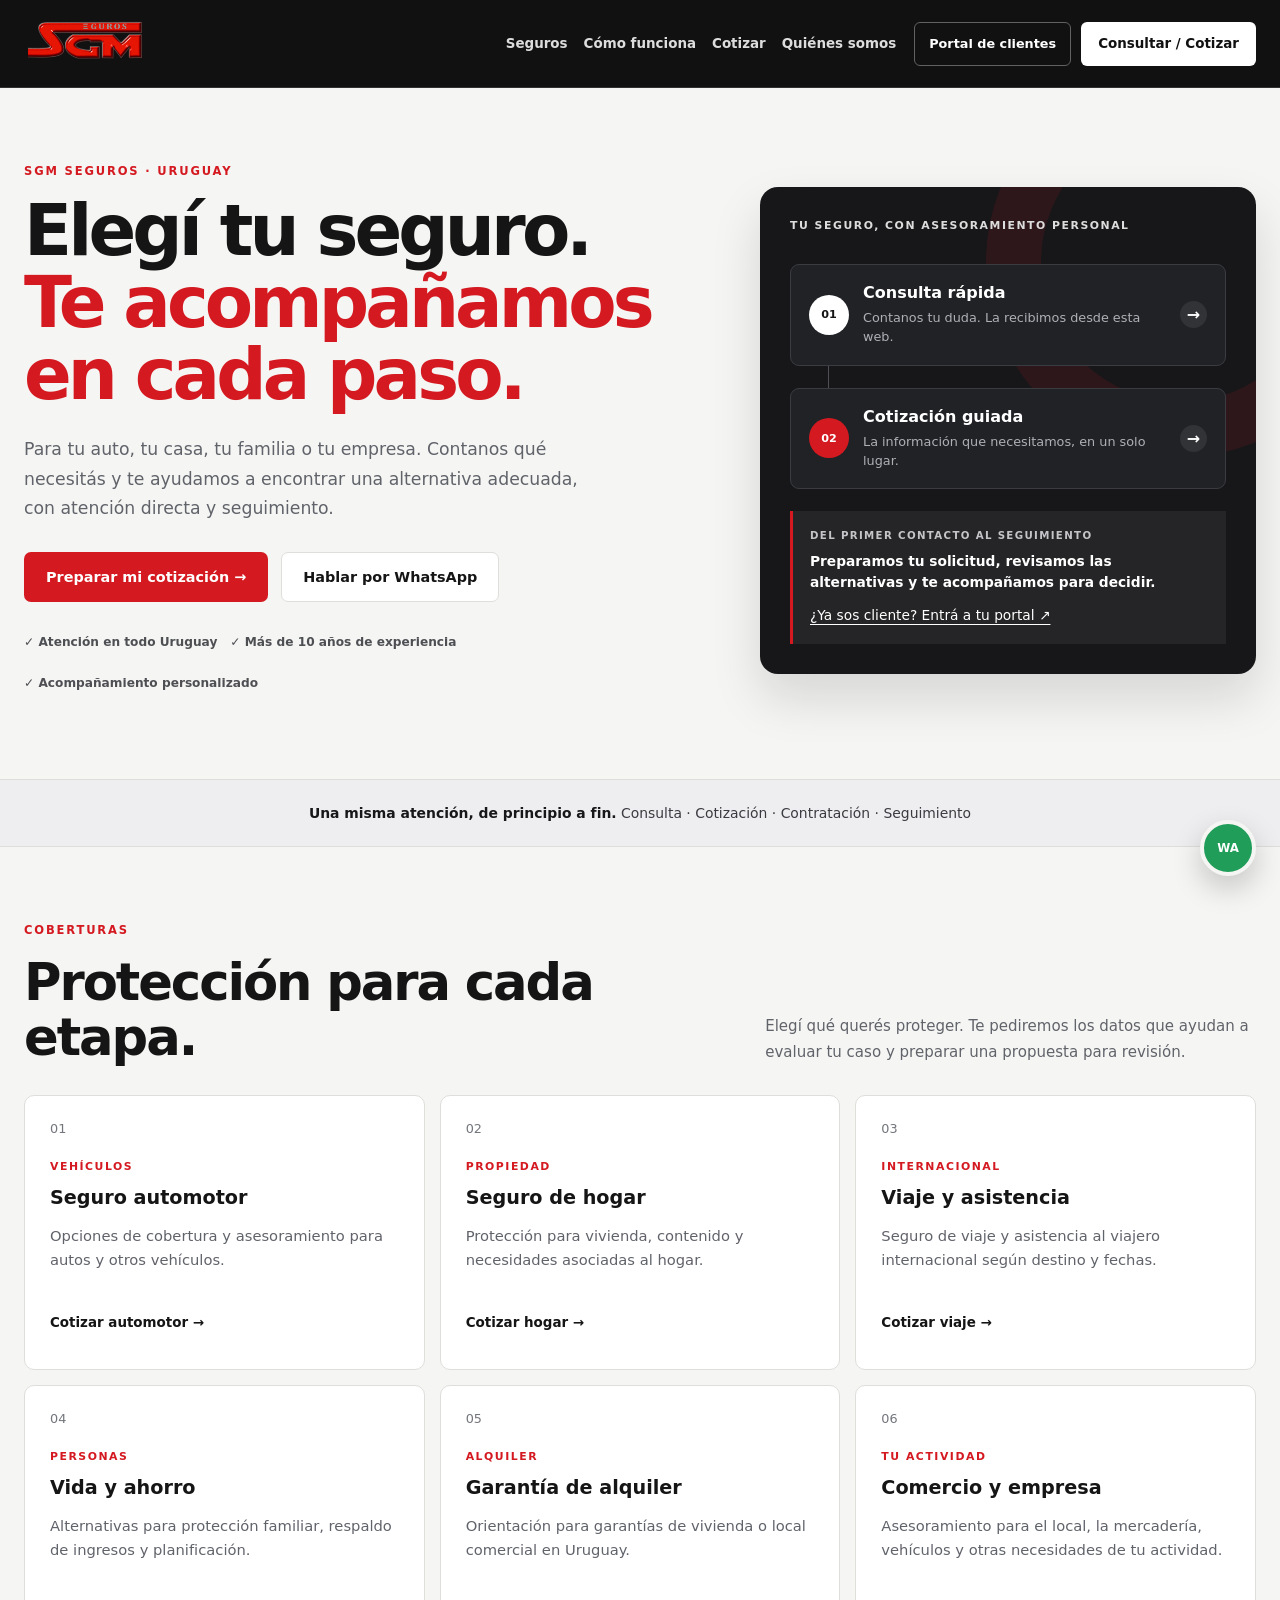
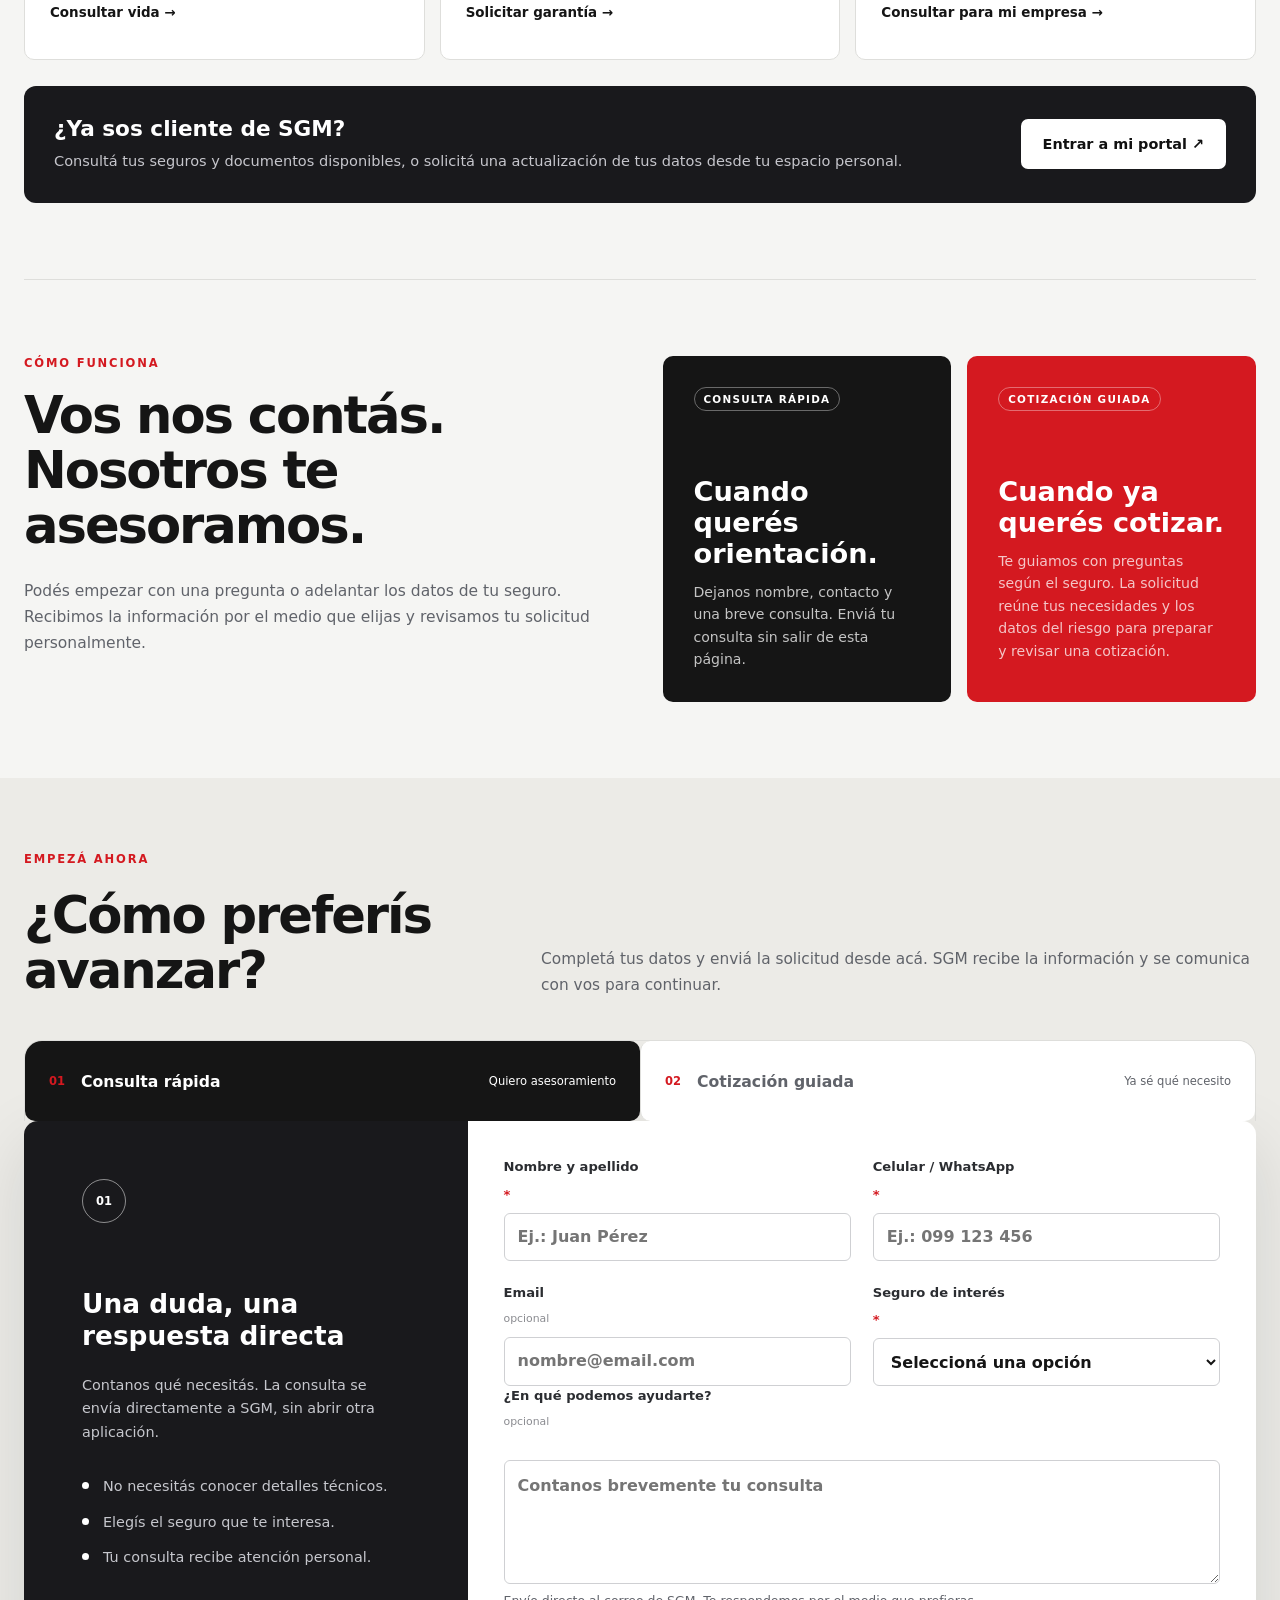
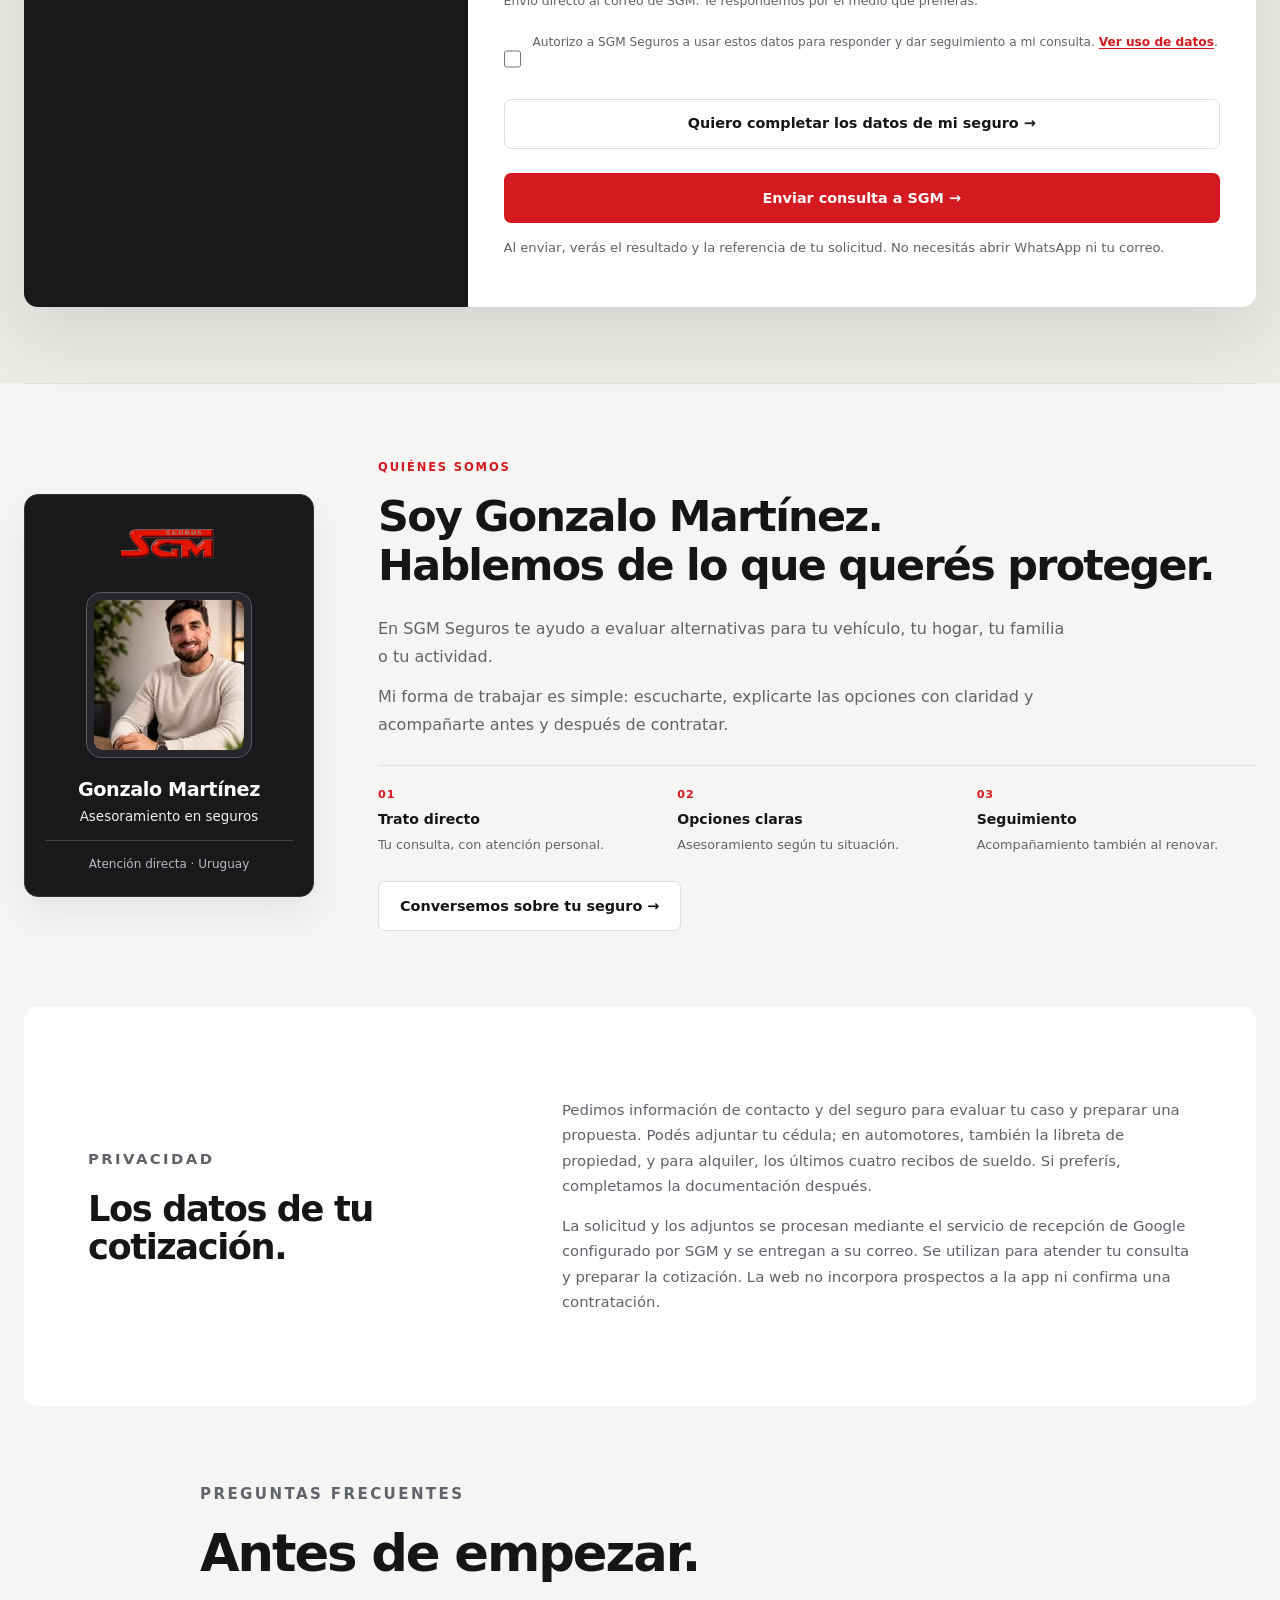
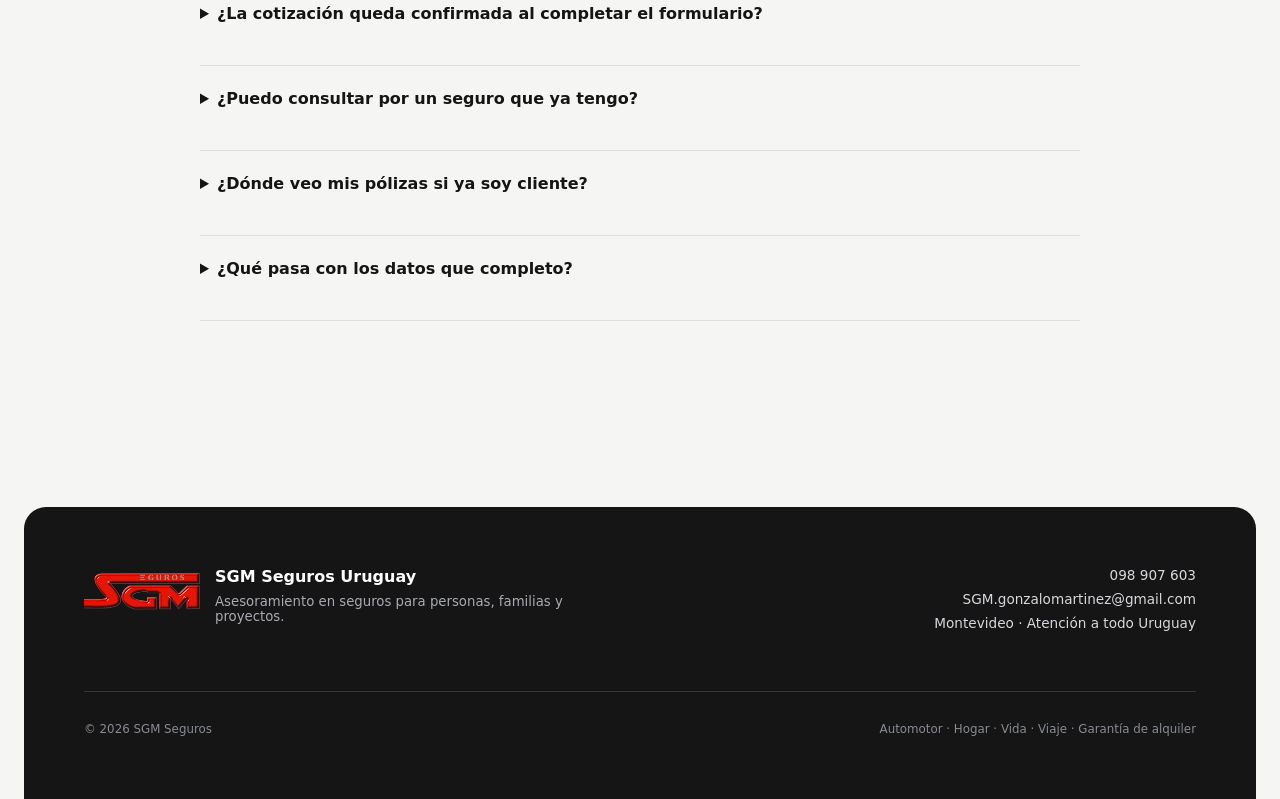
<file: index.html>
<!doctype html>
<html lang="es-UY">
<head>
<meta charset="utf-8">
<meta name="viewport" content="width=device-width, initial-scale=1">
<title>SGM Seguros Uruguay | Seguro automotor, hogar, vida y viaje</title>
<meta name="description" content="SGM Seguros Uruguay. Seguro automotor, hogar, vida, seguro de viaje, asistencia al viajero internacional y garantía de alquiler. Consulta rápida y cotización guiada para todo Uruguay.">
<link rel="canonical" href="https://sgmseguros.github.io/">
<meta name="robots" content="index, follow">
<meta property="og:type" content="website">
<meta property="og:url" content="https://sgmseguros.github.io/">
<meta property="og:title" content="SGM Seguros Uruguay | Protección y asesoramiento">
<meta property="og:description" content="Consulta rápida y cotización guiada de seguros en Uruguay, con atención directa por WhatsApp.">
<meta property="og:locale" content="es_UY">
<meta name="twitter:card" content="summary">
<meta name="twitter:title" content="SGM Seguros Uruguay">
<meta name="twitter:description" content="Seguro automotor, hogar, vida, viaje y garantía de alquiler con asesoramiento personalizado.">
<script type="application/ld+json">
{"@context":"https://schema.org","@type":"InsuranceAgency","name":"SGM Seguros","url":"https://sgmseguros.github.io/","description":"Asesoramiento en seguros automotor, hogar, vida, viaje y garantía de alquiler en Uruguay.","areaServed":{"@type":"Country","name":"Uruguay"},"address":{"@type":"PostalAddress","addressLocality":"Montevideo","addressCountry":"UY"}}
</script>
<style>
:root {
  --ink: #131416;
  --ink-soft: #2b2d31;
  --paper: #f7f6f2;
  --white: #ffffff;
  --line: #d9d8d3;
  --muted: #66686e;
  --red: #d91f2b;
  --red-dark: #b6131d;
  --red-soft: #fff0f1;
  --green: #1f9d59;
  --shadow: 0 24px 70px rgba(20, 21, 23, 0.12);
}

* {
  box-sizing: border-box;
}

html {
  scroll-behavior: smooth;
}

body {
  margin: 0;
  background: var(--paper);
  color: var(--ink);
  font-family:
    Inter, ui-sans-serif, system-ui, -apple-system, BlinkMacSystemFont, "Segoe UI",
    sans-serif;
  text-rendering: optimizeLegibility;
}

a {
  color: inherit;
  text-decoration: none;
}

button,
input,
select,
textarea {
  font: inherit;
}

button,
a {
  -webkit-tap-highlight-color: transparent;
}

:focus-visible {
  outline: 3px solid rgba(217, 31, 43, 0.34);
  outline-offset: 3px;
}

svg {
  fill: none;
  stroke: currentColor;
  stroke-linecap: round;
  stroke-linejoin: round;
  stroke-width: 1.9;
}

.site-header {
  position: sticky;
  top: 0;
  z-index: 30;
  display: grid;
  grid-template-columns: 1fr auto 1fr;
  align-items: center;
  min-height: 78px;
  padding: 0 max(24px, calc((100vw - 1240px) / 2));
  border-bottom: 1px solid rgba(217, 216, 211, 0.82);
  background: rgba(247, 246, 242, 0.94);
  backdrop-filter: blur(16px);
}

.brand,
.footer-brand {
  display: flex;
  align-items: center;
  gap: 11px;
}

.brand-mark {
  display: inline-flex;
  align-items: center;
  justify-content: center;
  min-width: 54px;
  height: 34px;
  padding: 0 9px;
  border-radius: 4px;
  background: var(--red);
  color: var(--white);
  font-size: 0.92rem;
  font-weight: 900;
  letter-spacing: 0.08em;
}

.brand-name {
  font-size: 0.82rem;
  font-weight: 850;
  letter-spacing: 0.2em;
  text-transform: uppercase;
}

.site-header nav {
  display: flex;
  align-items: center;
  gap: 30px;
  color: var(--ink-soft);
  font-size: 0.9rem;
  font-weight: 650;
}

.site-header nav a,
.footer-contact a {
  transition: color 160ms ease;
}

.site-header nav a:hover,
.footer-contact a:hover {
  color: var(--red);
}

.header-action {
  justify-self: end;
  padding: 11px 17px;
  border: 1px solid var(--ink);
  border-radius: 999px;
  font-size: 0.84rem;
  font-weight: 750;
  transition:
    background 160ms ease,
    color 160ms ease;
}

.header-action:hover {
  background: var(--ink);
  color: var(--white);
}

.label-mobile {
  display: none;
}

.hero,
.section,
footer {
  width: min(1240px, calc(100% - 48px));
  margin-inline: auto;
}

.hero {
  display: grid;
  grid-template-columns: 1.08fr 0.92fr;
  gap: clamp(48px, 8vw, 110px);
  align-items: center;
  min-height: calc(100vh - 78px);
  padding-block: 80px;
}

.eyebrow {
  margin: 0 0 18px;
  color: var(--red);
  font-size: 0.76rem;
  font-weight: 850;
  letter-spacing: 0.17em;
  text-transform: uppercase;
}

.hero h1,
.section h2 {
  margin: 0;
  font-family: inherit;
  font-weight: 850;
  letter-spacing: -0.04em;
}

.hero h1 {
  max-width: 760px;
  font-size: clamp(3.25rem, 6vw, 6.4rem);
  line-height: 0.93;
}

.hero h1 span {
  color: var(--red);
  font-style: normal;
  font-weight: 850;
}

.hero-lead {
  max-width: 680px;
  margin: 30px 0 0;
  color: var(--muted);
  font-size: clamp(1.05rem, 1.7vw, 1.25rem);
  line-height: 1.65;
}

.hero-actions {
  display: flex;
  flex-wrap: wrap;
  gap: 13px;
  margin-top: 34px;
}

.button {
  display: inline-flex;
  align-items: center;
  justify-content: center;
  gap: 10px;
  min-height: 50px;
  padding: 0 21px;
  border: 1px solid transparent;
  border-radius: 8px;
  cursor: pointer;
  font-weight: 760;
  transition:
    transform 160ms ease,
    background 160ms ease,
    border-color 160ms ease;
}

.button:hover {
  transform: translateY(-1px);
}

.button:disabled {
  cursor: wait;
  opacity: 0.72;
}

.button-primary {
  background: var(--red);
  color: var(--white);
}

.button-primary:hover {
  background: var(--red-dark);
}

.button-ghost {
  border-color: var(--line);
  background: var(--white);
  color: var(--ink);
}

.button-ghost:hover {
  border-color: var(--ink);
}

.hero-proof {
  display: flex;
  flex-wrap: wrap;
  gap: 20px;
  margin: 34px 0 0;
  padding: 0;
  color: var(--ink-soft);
  font-size: 0.82rem;
  font-weight: 680;
  list-style: none;
}

.hero-proof li {
  display: flex;
  align-items: center;
  gap: 7px;
}

.hero-proof svg {
  color: var(--red);
}

.hero-panel {
  position: relative;
  overflow: hidden;
  padding: clamp(26px, 4vw, 50px);
  border-radius: 24px;
  background: var(--ink);
  box-shadow: var(--shadow);
  color: var(--white);
}

.hero-panel::before {
  position: absolute;
  top: -120px;
  right: -120px;
  width: 280px;
  height: 280px;
  border: 55px solid rgba(217, 31, 43, 0.28);
  border-radius: 50%;
  content: "";
}

.panel-kicker {
  position: relative;
  margin: 0 0 30px;
  color: #b9bac0;
  font-size: 0.72rem;
  font-weight: 800;
  letter-spacing: 0.14em;
  text-transform: uppercase;
}

.route-preview {
  position: relative;
  display: grid;
  grid-template-columns: 52px 1fr auto;
  gap: 18px;
  align-items: center;
  width: 100%;
  padding: 22px;
  border: 1px solid #3a3c42;
  border-radius: 14px;
  background: #202226;
  color: var(--white);
  text-decoration: none;
  cursor: pointer;
  transition: transform .2s ease, border-color .2s ease, background .2s ease, box-shadow .2s ease;
}

.route-preview:hover,
.route-preview:focus-visible {
  transform: translateY(-2px);
  border-color: #666971;
  background: #26282d;
  box-shadow: 0 14px 30px rgba(0, 0, 0, .18);
}

.route-preview:focus-visible {
  outline: 3px solid rgba(217, 31, 43, .38);
  outline-offset: 3px;
}

.route-preview::after {
  content: '→';
  display: grid;
  place-items: center;
  width: 34px;
  height: 34px;
  border-radius: 50%;
  background: rgba(255,255,255,.08);
  color: var(--white);
  font-size: 1rem;
  font-weight: 900;
  transition: transform .2s ease, background .2s ease;
}

.route-preview:hover::after,
.route-preview:focus-visible::after {
  transform: translateX(3px);
  background: rgba(255,255,255,.14);
}

.route-preview > span {
  display: grid;
  place-items: center;
  width: 52px;
  height: 52px;
  border-radius: 50%;
  background: var(--white);
  color: var(--ink);
  font-size: 0.75rem;
  font-weight: 900;
}

.route-preview-quote > span {
  background: var(--red);
  color: var(--white);
}

.route-preview strong {
  display: block;
  font-size: 1.05rem;
}

.route-preview p {
  margin: 6px 0 0;
  color: #aeb0b6;
  font-size: 0.86rem;
}

.route-connector {
  width: 1px;
  height: 22px;
  margin-left: 48px;
  background: #4e5056;
}

.panel-result {
  position: relative;
  margin-top: 28px;
  padding: 21px 23px;
  border-left: 3px solid var(--red);
  background: rgba(255, 255, 255, 0.06);
}

.panel-result span {
  display: block;
  margin-bottom: 7px;
  color: #aaaeb5;
  font-size: 0.7rem;
  font-weight: 800;
  letter-spacing: 0.13em;
  text-transform: uppercase;
}

.panel-result strong {
  line-height: 1.45;
}

.section {
  padding-block: 110px;
  scroll-margin-top: 70px;
}

.section-heading {
  display: grid;
  grid-template-columns: 1fr minmax(320px, 0.7fr);
  gap: 70px;
  align-items: end;
  margin-bottom: 48px;
}

.section h2 {
  font-size: clamp(2.5rem, 5vw, 4.7rem);
  line-height: 1.03;
}

.section-heading > p,
.lead-heading > p:last-child,
.trust-copy > p:last-child,
.privacy-note > p {
  margin: 0;
  color: var(--muted);
  line-height: 1.7;
}

.services {
  border-top: 1px solid var(--line);
}

.service-grid {
  display: grid;
  grid-template-columns: repeat(6, 1fr);
  gap: 15px;
}

.service-card {
  position: relative;
  display: flex;
  grid-column: span 2;
  flex-direction: column;
  min-height: 320px;
  padding: 28px;
  border: 1px solid var(--line);
  border-radius: 16px;
  background: var(--white);
  transition:
    transform 180ms ease,
    box-shadow 180ms ease;
}

.service-card:nth-child(4) {
  grid-column: 2 / span 2;
}

.service-card:hover {
  transform: translateY(-4px);
  box-shadow: 0 18px 45px rgba(20, 21, 23, 0.08);
}

.service-number {
  margin-bottom: 40px;
  color: #b0b1b4;
  font-family: inherit;
  font-size: 1rem;
}

.service-card > p:nth-of-type(1) {
  margin: 0 0 10px;
  color: var(--red);
  font-size: 0.68rem;
  font-weight: 850;
  letter-spacing: 0.14em;
  text-transform: uppercase;
}

.service-card h3 {
  margin: 0;
  font-size: 1.32rem;
}

.service-card > p:nth-of-type(2) {
  margin: 15px 0 28px;
  color: var(--muted);
  font-size: 0.92rem;
  line-height: 1.65;
}

.service-card a {
  display: inline-flex;
  align-items: center;
  gap: 8px;
  margin-top: auto;
  font-size: 0.84rem;
  font-weight: 780;
}

.service-card a:hover {
  color: var(--red);
}

.route-intro {
  display: grid;
  grid-template-columns: 0.76fr 1.24fr;
  gap: 80px;
  align-items: start;
  border-top: 1px solid var(--line);
}

.route-principles {
  display: grid;
  grid-template-columns: 1fr 1fr;
  gap: 16px;
}

.route-principles article {
  min-height: 280px;
  padding: 31px;
  border-radius: 18px;
  background: var(--ink);
  color: var(--white);
}

.route-principles article:last-child {
  background: var(--red);
}

.route-principles span {
  display: inline-block;
  padding: 5px 9px;
  border: 1px solid rgba(255, 255, 255, 0.36);
  border-radius: 999px;
  font-size: 0.65rem;
  font-weight: 800;
  letter-spacing: 0.12em;
  text-transform: uppercase;
}

.route-principles h3 {
  margin: 65px 0 12px;
  font-family: inherit;
  font-size: 1.7rem;
  font-weight: 800;
}

.route-principles p {
  margin: 0;
  color: rgba(255, 255, 255, 0.75);
  line-height: 1.6;
}

.lead-section {
  width: 100%;
  max-width: none;
  padding: 110px max(24px, calc((100vw - 1240px) / 2));
  background: #ecebe7;
}

.lead-heading {
  display: grid;
  grid-template-columns: 0.78fr 1.22fr;
  gap: 60px;
  align-items: end;
  max-width: 1240px;
  margin: 0 auto 42px;
}

.lead-heading .eyebrow {
  grid-column: 1 / -1;
  margin-bottom: -38px;
}

.lead-heading h2 {
  max-width: 520px;
}

.journey-switch {
  display: grid;
  grid-template-columns: 1fr 1fr;
  max-width: 1240px;
  margin: 0 auto;
  border: 1px solid var(--line);
  border-bottom: 0;
  border-radius: 18px 18px 0 0;
  overflow: hidden;
}

.journey-switch button {
  display: grid;
  grid-template-columns: auto 1fr auto;
  gap: 16px;
  align-items: center;
  min-height: 80px;
  padding: 18px 24px;
  border: 0;
  background: var(--white);
  color: var(--muted);
  cursor: pointer;
  text-align: left;
}

.journey-switch button + button {
  border-left: 1px solid var(--line);
}

.journey-switch button.active {
  background: var(--ink);
  color: var(--white);
}

.journey-switch button > span {
  color: var(--red);
  font-size: 0.72rem;
  font-weight: 900;
}

.journey-switch button strong {
  font-size: 0.98rem;
}

.journey-switch button small {
  color: inherit;
  font-size: 0.72rem;
}

.form-shell {
  display: grid;
  grid-template-columns: 0.72fr 1.28fr;
  max-width: 1240px;
  margin: 0 auto;
  border-radius: 0 0 18px 18px;
  overflow: hidden;
  box-shadow: var(--shadow);
}

.form-aside {
  padding: clamp(32px, 5vw, 58px);
  background: var(--red);
  color: var(--white);
}

.form-number {
  display: grid;
  place-items: center;
  width: 44px;
  height: 44px;
  margin-bottom: 65px;
  border: 1px solid rgba(255, 255, 255, 0.5);
  border-radius: 50%;
  font-size: 0.72rem;
  font-weight: 850;
}

.form-aside h3 {
  margin: 0;
  font-family: inherit;
  font-size: clamp(2rem, 3vw, 3.1rem);
  font-weight: 800;
  line-height: 1.05;
}

.form-aside > p {
  margin: 22px 0;
  color: rgba(255, 255, 255, 0.8);
  line-height: 1.65;
}

.form-aside ul {
  display: grid;
  gap: 12px;
  margin: 30px 0 0;
  padding: 0;
  list-style: none;
}

.form-aside li {
  position: relative;
  padding-left: 21px;
  font-size: 0.87rem;
  line-height: 1.45;
}

.form-aside li::before {
  position: absolute;
  top: 0.48em;
  left: 0;
  width: 7px;
  height: 7px;
  border-radius: 50%;
  background: var(--white);
  content: "";
}

.lead-form {
  position: relative;
  padding: clamp(30px, 5vw, 60px);
  background: var(--white);
}

.form-grid {
  display: grid;
  gap: 22px;
}

.two-columns {
  grid-template-columns: 1fr 1fr;
}

.lead-form > label,
.form-grid > label,
.risk-fields > label,
.risk-fields .span-two > label {
  display: grid;
  gap: 8px;
  color: var(--ink-soft);
  font-size: 0.82rem;
  font-weight: 730;
}

.lead-form > label > small,
.form-grid label > small {
  display: inline;
  color: #8a8b90;
  font-size: 0.68rem;
  font-weight: 500;
}

.lead-form input,
.lead-form select,
.lead-form textarea {
  width: 100%;
  border: 1px solid #cfd0d3;
  border-radius: 8px;
  background: var(--white);
  color: var(--ink);
  transition:
    border-color 150ms ease,
    box-shadow 150ms ease;
}

.lead-form input,
.lead-form select {
  min-height: 49px;
  padding: 0 13px;
}

.lead-form textarea {
  min-height: 115px;
  margin-top: 22px;
  padding: 13px;
  resize: vertical;
}

.lead-form input:focus,
.lead-form select:focus,
.lead-form textarea:focus {
  border-color: var(--red);
  box-shadow: 0 0 0 3px rgba(217, 31, 43, 0.12);
  outline: none;
}

.lead-form label > span[aria-label="obligatorio"] {
  color: var(--red);
}

.honeypot {
  position: absolute !important;
  left: -9999px !important;
  width: 1px !important;
  height: 1px !important;
  opacity: 0 !important;
}

.consent-row {
  grid-template-columns: 18px 1fr !important;
  gap: 11px !important;
  align-items: start;
  margin-top: 22px;
  color: var(--muted) !important;
  font-size: 0.76rem !important;
  font-weight: 500 !important;
  line-height: 1.5;
}

.consent-row input {
  width: 17px;
  min-height: 17px;
  margin: 2px 0 0;
  accent-color: var(--red);
}

.consent-row a,
.form-message a {
  color: var(--red);
  font-weight: 750;
  text-decoration: underline;
  text-underline-offset: 2px;
}

.submit-button {
  width: 100%;
  margin-top: 24px;
}

.form-message {
  margin-top: 18px;
  padding: 14px 16px;
  border-radius: 8px;
  font-size: 0.82rem;
}

.form-message p {
  margin: 0 0 7px;
}

.form-message.error {
  border: 1px solid #f2bac0;
  background: var(--red-soft);
  color: #7e151e;
}

.quote-aside {
  background: var(--ink);
}

.progress-list {
  display: grid;
  gap: 12px;
  margin-top: 32px;
}

.progress-list > button {
  display: grid;
  grid-template-columns: 28px 1fr;
  gap: 10px;
  align-items: center;
  color: #7c7f86;
  font-size: 0.82rem;
  font-weight: 700;
}

.progress-list span {
  display: grid;
  place-items: center;
  width: 28px;
  height: 28px;
  border: 1px solid #4b4d54;
  border-radius: 50%;
  font-size: 0.66rem;
}

.progress-list .complete {
  color: var(--white);
}

.progress-list .complete span {
  border-color: var(--red);
  background: var(--red);
}

.quote-form fieldset {
  min-width: 0;
  margin: 0;
  padding: 0;
  border: 0;
}

.quote-form legend {
  padding: 0;
  font-family: inherit;
  font-size: clamp(1.75rem, 3vw, 2.65rem);
  font-weight: 800;
}

.field-intro {
  margin: 12px 0 28px;
  color: var(--muted);
  font-size: 0.88rem;
  line-height: 1.6;
}

.insurance-options {
  display: grid;
  gap: 10px;
}

.insurance-options label {
  cursor: pointer;
}

.insurance-options input {
  position: absolute;
  width: 1px;
  height: 1px;
  opacity: 0;
}

.insurance-options label > span {
  display: grid;
  grid-template-columns: 1fr auto;
  gap: 8px;
  align-items: center;
  min-height: 62px;
  padding: 14px 17px;
  border: 1px solid var(--line);
  border-radius: 9px;
  transition:
    border-color 150ms ease,
    background 150ms ease;
}

.insurance-options label > span small {
  color: var(--muted);
  font-size: 0.7rem;
  font-weight: 500;
}

.insurance-options input:checked + span {
  border-color: var(--red);
  background: var(--red-soft);
  color: var(--red-dark);
}

.insurance-options input:focus-visible + span {
  outline: 3px solid rgba(217, 31, 43, 0.28);
  outline-offset: 2px;
}

.wizard-actions {
  display: flex;
  justify-content: space-between;
  gap: 12px;
  margin-top: 30px;
}

.wizard-actions.end {
  justify-content: flex-end;
}

.risk-fields {
  align-items: end;
}

.span-two {
  grid-column: 1 / -1;
}

.trust-section {
  display: grid;
  grid-template-columns: 0.9fr 1.1fr;
  gap: 100px;
  align-items: start;
}

.trust-copy h2 {
  max-width: 640px;
  font-size: clamp(2.5rem, 4.7vw, 4.25rem);
}

.trust-copy > p:last-child {
  max-width: 610px;
  margin-top: 25px;
}

.trust-list {
  border-top: 1px solid var(--line);
}

.trust-list > div {
  display: grid;
  grid-template-columns: 54px 1fr;
  gap: 20px;
  align-items: center;
  min-height: 86px;
  border-bottom: 1px solid var(--line);
}

.trust-list strong {
  color: var(--red);
  font-family: inherit;
  font-size: 0.88rem;
}

.trust-list span {
  font-weight: 720;
}

.privacy-note {
  display: grid;
  grid-template-columns: 0.82fr 1.18fr;
  gap: 90px;
  align-items: center;
  padding-inline: clamp(26px, 5vw, 65px);
  border-radius: 22px;
  background: var(--white);
}

.privacy-note h2 {
  font-size: clamp(2.2rem, 4vw, 3.7rem);
}

footer {
  display: grid;
  grid-template-columns: 1fr 1fr;
  gap: 60px;
  margin-top: 110px;
  padding: 60px;
  border-radius: 22px 22px 0 0;
  background: var(--ink);
  color: var(--white);
}

.footer-brand {
  align-items: flex-start;
}

.footer-brand strong {
  font-size: 1rem;
}

.footer-brand p {
  margin: 8px 0 0;
  color: #a9abb1;
  font-size: 0.83rem;
}

.footer-contact {
  display: grid;
  gap: 8px;
  justify-items: end;
  color: #d7d8dc;
  font-size: 0.85rem;
}

.footer-bottom {
  display: flex;
  grid-column: 1 / -1;
  justify-content: space-between;
  padding-top: 28px;
  border-top: 1px solid #33353a;
  color: #888b92;
  font-size: 0.74rem;
}

.floating-whatsapp {
  position: fixed;
  right: 24px;
  bottom: 24px;
  z-index: 25;
  display: grid;
  place-items: center;
  width: 56px;
  height: 56px;
  border: 4px solid var(--paper);
  border-radius: 50%;
  background: var(--green);
  box-shadow: 0 12px 30px rgba(0, 0, 0, 0.2);
  color: var(--white);
  font-size: 0.74rem;
  font-weight: 900;
}

@media (max-width: 1050px) {
  .site-header {
    grid-template-columns: 1fr auto;
  }

  .site-header nav {
    display: none;
  }

  .hero,
  .route-intro,
  .trust-section {
    grid-template-columns: 1fr;
  }

  .hero {
    min-height: auto;
  }

  .hero-panel {
    max-width: 720px;
  }

  .service-card {
    grid-column: span 3;
  }

  .service-card:nth-child(4) {
    grid-column: span 3;
  }

  .service-card:last-child {
    grid-column: 2 / span 4;
  }

  .route-intro,
  .trust-section {
    gap: 50px;
  }

  .lead-heading {
    grid-template-columns: 1fr;
    gap: 24px;
  }

  .lead-heading .eyebrow {
    grid-column: auto;
    margin-bottom: -4px;
  }

  .form-shell {
    grid-template-columns: 0.8fr 1.2fr;
  }
}

@media (max-width: 760px) {
  .site-header {
    min-height: 62px;
    padding-inline: 16px;
  }

  .brand-name,
  .label-desktop {
    display: none;
  }

  .label-mobile {
    display: inline;
  }

  .header-action {
    min-height: 38px;
    padding: 8px 14px;
    border-radius: 999px;
    background: var(--ink);
    color: var(--white);
    font-size: 0.76rem;
  }

  .hero,
  .section,
  footer {
    width: min(100% - 28px, 1240px);
  }

  .hero {
    gap: 24px;
    padding-block: 38px 48px;
  }

  .hero h1 {
    font-size: clamp(2.75rem, 13vw, 4.15rem);
    line-height: 0.96;
  }

  .hero-lead {
    margin-top: 22px;
    font-size: 1rem;
    line-height: 1.55;
  }

  /* En celular las dos decisiones del embudo reemplazan los CTA genéricos. */
  .hero-actions {
    display: none;
  }

  .hero-proof {
    display: flex;
    gap: 8px 14px;
    margin-top: 24px;
    font-size: 0.75rem;
  }

  .hero-proof li:last-child {
    display: none;
  }

  .hero-panel {
    display: grid;
    gap: 10px;
    max-width: none;
    padding: 12px;
    border-radius: 18px;
    box-shadow: 0 16px 38px rgba(20, 21, 23, 0.16);
  }

  .hero-panel::before,
  .panel-kicker,
  .route-connector,
  .panel-result {
    display: none;
  }

  .route-preview {
    grid-template-columns: 42px 1fr auto;
    gap: 13px;
    min-height: 78px;
    padding: 13px 14px;
    border-radius: 12px;
  }

  .route-preview > span {
    width: 42px;
    height: 42px;
  }

  .route-preview::after {
    width: 30px;
    height: 30px;
  }

  .route-preview strong {
    font-size: 0.98rem;
  }

  .route-preview p {
    margin-top: 4px;
    font-size: 0.75rem;
    line-height: 1.35;
  }

  .section {
    padding-block: 60px;
  }

  .section-heading,
  .privacy-note {
    grid-template-columns: 1fr;
  }

  .section-heading {
    gap: 16px;
    margin-bottom: 26px;
  }

  .section h2 {
    font-size: clamp(2.25rem, 10vw, 3.25rem);
  }

  /* Las coberturas pasan a carrusel táctil para evitar una página excesivamente larga. */
  .service-grid {
    display: flex;
    gap: 12px;
    margin-right: -14px;
    padding: 2px 14px 16px 0;
    overflow-x: auto;
    scroll-snap-type: x mandatory;
    scrollbar-width: none;
    overscroll-behavior-inline: contain;
  }

  .service-grid::-webkit-scrollbar {
    display: none;
  }

  .service-card,
  .service-card:nth-child(4),
  .service-card:last-child {
    flex: 0 0 min(82vw, 330px);
    grid-column: auto;
    min-height: 245px;
    padding: 23px;
    scroll-snap-align: start;
  }

  .service-number {
    margin-bottom: 30px;
  }

  /* Esta explicación es útil en escritorio pero duplica el recorrido en móvil. */
  .route-intro {
    display: none;
  }

  .lead-section {
    width: 100%;
    padding: 52px 14px 62px;
    scroll-margin-top: 62px;
  }

  .lead-heading {
    gap: 10px;
    margin-bottom: 22px;
  }

  .lead-heading .eyebrow {
    margin-bottom: 0;
  }

  .lead-heading > p:last-child {
    display: none;
  }

  .lead-heading h2 {
    font-size: clamp(2rem, 9vw, 2.8rem);
  }

  .journey-switch {
    position: sticky;
    top: 62px;
    z-index: 12;
    grid-template-columns: 1fr 1fr;
    border-radius: 13px 13px 0 0;
    box-shadow: 0 8px 24px rgba(20, 21, 23, 0.08);
  }

  .journey-switch button {
    grid-template-columns: auto 1fr;
    gap: 9px;
    min-height: 60px;
    padding: 11px 12px;
  }

  .journey-switch button + button {
    border-top: 0;
    border-left: 1px solid var(--line);
  }

  .journey-switch button small {
    display: none;
  }

  .journey-switch button strong {
    font-size: 0.82rem;
  }

  .form-shell {
    grid-template-columns: 1fr;
    scroll-margin-top: 130px;
    border-radius: 0 0 14px 14px;
  }

  /* La consulta rápida entra directo al formulario en teléfono. */
  #quickPanel .form-aside {
    display: none;
  }

  /* En cotización conservamos solo un progreso compacto. */
  #quotePanel .quote-aside {
    padding: 12px 14px;
  }

  #quotePanel .quote-aside > .form-number,
  #quotePanel .quote-aside > h3,
  #quotePanel .quote-aside > p {
    display: none;
  }

  #quotePanel .progress-list {
    grid-template-columns: repeat(3, 1fr);
    gap: 6px;
    margin-top: 0;
  }

  #quotePanel .progress-list > div {
    grid-template-columns: 22px 1fr;
    gap: 5px;
    font-size: 0.63rem;
    line-height: 1.15;
  }

  #quotePanel .progress-list span {
    width: 22px;
    height: 22px;
    font-size: 0.58rem;
  }

  .lead-form {
    padding: 24px 17px 26px;
  }

  .form-grid {
    gap: 17px;
  }

  .two-columns {
    grid-template-columns: 1fr;
  }

  .span-two {
    grid-column: auto;
  }

  .quote-form legend {
    font-size: clamp(1.65rem, 8vw, 2.15rem);
  }

  .field-intro {
    margin: 9px 0 20px;
  }

  .insurance-options label > span {
    min-height: 56px;
    padding: 12px 14px;
  }

  .wizard-actions {
    flex-direction: column-reverse;
    margin-top: 22px;
  }

  .wizard-actions .button,
  .submit-button {
    width: 100%;
    min-height: 52px;
  }

  .trust-section {
    gap: 28px;
  }

  .trust-copy > p:last-child {
    margin-top: 16px;
    font-size: 0.9rem;
  }

  .trust-list > div {
    min-height: 68px;
  }

  .privacy-note {
    gap: 18px;
    padding: 30px 21px;
  }

  footer {
    grid-template-columns: 1fr;
    gap: 28px;
    margin-top: 60px;
    padding: 34px 22px 26px;
  }

  .footer-contact {
    justify-items: start;
  }

  .footer-bottom {
    flex-direction: column;
    gap: 10px;
  }

  /* Acceso directo persistente, legible y táctil en celular. */
  .floating-whatsapp {
    right: 14px;
    bottom: max(14px, env(safe-area-inset-bottom));
    display: flex;
    gap: 7px;
    width: auto;
    height: 48px;
    padding: 0 16px;
    border-width: 3px;
    border-radius: 999px;
  }

  .floating-whatsapp::after {
    content: "WhatsApp";
    font-size: 0.75rem;
    letter-spacing: 0;
  }
}

@media (prefers-reduced-motion: reduce) {
  html {
    scroll-behavior: auto;
  }

  *,
  *::before,
  *::after {
    transition-duration: 0.01ms !important;
  }
}

[hidden]{display:none!important}.quote-step{display:none}.quote-step.active{display:block}.mini-note{margin-top:14px;color:var(--muted);font-size:.76rem;line-height:1.55}.status-note{margin-top:16px;padding:12px 14px;border:1px solid var(--line);border-radius:8px;background:#fafafa;color:var(--muted);font-size:.78rem}.quote-type-title{display:block}.department-select{min-width:0}

</style>
<link rel="stylesheet" href="assets/sgm-web.css?v=20261105-7">
<link rel="icon" type="image/png" href="assets/sgm-icon.png">
<meta property="og:image" content="https://sgmseguros.github.io/assets/sgm-logo.png">
<meta property="og:image:alt" content="SGM Seguros Uruguay">
</head>
<body>
<a class="skip-link" href="#inicio">Ir al contenido</a>
<header class="site-header">
  <a class="brand" href="#inicio" aria-label="SGM Seguros - Inicio"><img class="brand-logo" src="assets/sgm-logo.png" alt="SGM Seguros" width="126" height="53"><span class="brand-name">Asesoramiento<br>en seguros · Uruguay</span></a>
  <nav id="siteNav" aria-label="Navegación principal"><a href="#seguros">Seguros</a><a href="#como-funciona">Cómo funciona</a><a href="#elegi-tu-recorrido">Cotizar</a><a class="portal-nav" href="https://sgm-consulta.pages.dev/?portal=access" target="_blank" rel="noopener noreferrer">Portal de clientes ↗</a><a href="#confianza">Quiénes somos</a></nav>
  <button id="mobileMenu" class="mobile-menu-button" type="button" aria-label="Abrir menú" aria-controls="siteNav" aria-expanded="false">☰</button>
  <div class="header-actions"><a class="header-portal" href="https://sgm-consulta.pages.dev/?portal=access"><span class="label-desktop">Portal de clientes</span><span class="label-mobile">Mi portal</span></a><a class="header-action" href="#elegi-tu-recorrido"><span class="label-desktop">Consultar / Cotizar</span><span class="label-mobile">Cotizar</span></a></div>
</header>

<main><aside id="deliveryNotice" class="delivery-preview-note">Vista previa · el envío directo está pendiente de habilitación y comprobación. Esta versión no enviará datos.</aside>
<section class="hero" id="inicio">
  <div>
    <p class="eyebrow">SGM Seguros · Uruguay</p>
    <h1>Elegí tu seguro.<span>Te acompañamos en cada paso.</span></h1>
    <p class="hero-lead">Para tu auto, tu casa, tu familia o tu empresa. Contanos qué necesitás y te ayudamos a encontrar una alternativa adecuada, con atención directa y seguimiento.</p>
    <div class="hero-actions">
      <a class="button button-primary" href="#elegi-tu-recorrido" data-journey="quote">Preparar mi cotización →</a>
      <a class="button button-ghost" href="https://wa.me/59898907603?text=Hola%20SGM%20Seguros%2C%20quiero%20asesorarme%20sobre%20un%20seguro." target="_blank" rel="noopener">Hablar por WhatsApp</a>
    </div>
    <ul class="hero-proof"><li>✓ Atención en todo Uruguay</li><li>✓ Más de 10 años de experiencia</li><li>✓ Acompañamiento personalizado</li></ul>
  </div>
  <aside class="hero-panel" aria-label="Elegí cómo podemos ayudarte">
    <p class="panel-kicker">TU SEGURO, CON ASESORAMIENTO PERSONAL</p>
    <a class="route-preview" href="#elegi-tu-recorrido" data-journey="quick" aria-label="Iniciar consulta rápida"><span>01</span><div><strong>Consulta rápida</strong><p>Contanos tu duda. La recibimos desde esta web.</p></div></a>
    <div class="route-connector"></div>
    <a class="route-preview route-preview-quote" href="#elegi-tu-recorrido" data-journey="quote" aria-label="Iniciar cotización guiada"><span>02</span><div><strong>Cotización guiada</strong><p>La información que necesitamos, en un solo lugar.</p></div></a>
    <div class="panel-result"><span>Del primer contacto al seguimiento</span><strong>Preparamos tu solicitud, revisamos las alternativas y te acompañamos para decidir.</strong><a href="https://sgm-consulta.pages.dev/?portal=access" target="_blank" rel="noopener noreferrer">¿Ya sos cliente? Entrá a tu portal ↗</a></div>
  </aside>
</section>

<div class="company-strip"><strong>Una misma atención, de principio a fin.</strong> Consulta · Cotización · Contratación · Seguimiento</div>

<section class="section services" id="seguros">
  <div class="section-heading"><div><p class="eyebrow">Coberturas</p><h2>Protección para cada etapa.</h2></div><p>Elegí qué querés proteger. Te pediremos los datos que ayudan a evaluar tu caso y preparar una propuesta para revisión.</p></div>
  <div class="service-grid">
    <article class="service-card"><span class="service-number">01</span><p>Vehículos</p><h3>Seguro automotor</h3><p>Opciones de cobertura y asesoramiento para autos y otros vehículos.</p><a href="#elegi-tu-recorrido" data-prefill="automotor">Cotizar automotor →</a></article>
    <article class="service-card"><span class="service-number">02</span><p>Propiedad</p><h3>Seguro de hogar</h3><p>Protección para vivienda, contenido y necesidades asociadas al hogar.</p><a href="#elegi-tu-recorrido" data-prefill="hogar">Cotizar hogar →</a></article>
    <article class="service-card"><span class="service-number">03</span><p>Internacional</p><h3>Viaje y asistencia</h3><p>Seguro de viaje y asistencia al viajero internacional según destino y fechas.</p><a href="#elegi-tu-recorrido" data-prefill="viaje">Cotizar viaje →</a></article>
    <article class="service-card"><span class="service-number">04</span><p>Personas</p><h3>Vida y ahorro</h3><p>Alternativas para protección familiar, respaldo de ingresos y planificación.</p><a href="#elegi-tu-recorrido" data-prefill="vida">Consultar vida →</a></article>
    <article class="service-card"><span class="service-number">05</span><p>Alquiler</p><h3>Garantía de alquiler</h3><p>Orientación para garantías de vivienda o local comercial en Uruguay.</p><a href="#elegi-tu-recorrido" data-prefill="alquiler">Solicitar garantía →</a></article>
    <article class="service-card"><span class="service-number">06</span><p>Tu actividad</p><h3>Comercio y empresa</h3><p>Asesoramiento para el local, la mercadería, vehículos y otras necesidades de tu actividad.</p><a href="#elegi-tu-recorrido" data-prefill="comercio">Consultar para mi empresa →</a></article>
  </div>
  <aside class="client-banner"><div><h3>¿Ya sos cliente de SGM?</h3><p>Consultá tus seguros y documentos disponibles, o solicitá una actualización de tus datos desde tu espacio personal.</p></div><a class="button" href="https://sgm-consulta.pages.dev/?portal=access" target="_blank" rel="noopener noreferrer">Entrar a mi portal ↗</a></aside>
</section>

<section class="section route-intro" id="como-funciona">
  <div><p class="eyebrow">Cómo funciona</p><h2>Vos nos contás.<br>Nosotros te asesoramos.</h2><p class="hero-lead">Podés empezar con una pregunta o adelantar los datos de tu seguro. Recibimos la información por el medio que elijas y revisamos tu solicitud personalmente.</p></div>
  <div class="route-principles"><article><span>Consulta rápida</span><h3>Cuando querés orientación.</h3><p>Dejanos nombre, contacto y una breve consulta. Enviá tu consulta sin salir de esta página.</p></article><article><span>Cotización guiada</span><h3>Cuando ya querés cotizar.</h3><p>Te guiamos con preguntas según el seguro. La solicitud reúne tus necesidades y los datos del riesgo para preparar y revisar una cotización.</p></article></div>
</section>

<section class="section lead-section" id="elegi-tu-recorrido">
  <div class="lead-heading"><p class="eyebrow">Empezá ahora</p><h2>¿Cómo preferís avanzar?</h2><p>Completá tus datos y enviá la solicitud desde acá. SGM recibe la información y se comunica con vos para continuar.</p></div>
  <div class="journey-switch" role="tablist" aria-label="Tipo de gestión">
    <button type="button" id="tabQuick" role="tab" aria-controls="quickPanel" aria-selected="true" class="active"><span>01</span><strong>Consulta rápida</strong><small>Quiero asesoramiento</small></button>
    <button type="button" id="tabQuote" role="tab" aria-controls="quotePanel" aria-selected="false"><span>02</span><strong>Cotización guiada</strong><small>Ya sé qué necesito</small></button>
  </div>

  <div class="form-shell" id="quickPanel" role="tabpanel" aria-labelledby="tabQuick">
    <div class="form-aside"><span class="form-number">01</span><h3>Una duda, una respuesta directa</h3><p>Contanos qué necesitás. La consulta se envía directamente a SGM, sin abrir otra aplicación.</p><ul><li>No necesitás conocer detalles técnicos.</li><li>Elegís el seguro que te interesa.</li><li>Tu consulta recibe atención personal.</li></ul></div>
    <form class="lead-form" id="quickForm" novalidate><p class="form-error" role="alert"></p><p class="form-delivery-status" role="status" aria-live="polite"></p>
      <div class="form-grid two-columns">
        <label>Nombre y apellido <span aria-label="obligatorio">*</span><input name="fullName" type="text" autocomplete="name" required minlength="3" placeholder="Ej.: Juan Pérez"></label>
        <label>Celular / WhatsApp <span aria-label="obligatorio">*</span><input name="phone" type="tel" autocomplete="tel" required minlength="8" placeholder="Ej.: 099 123 456"></label>
        <label>Email <small data-email-note>opcional</small><input name="email" type="email" autocomplete="email" placeholder="nombre@email.com"></label>
        <label>Seguro de interés <span aria-label="obligatorio">*</span><select name="insuranceType" required><option value="" disabled selected>Seleccioná una opción</option><option value="automotor">Seguro automotor</option><option value="hogar">Seguro de hogar</option><option value="viaje">Seguro de viaje / asistencia internacional</option><option value="vida">Seguro de vida y ahorro</option><option value="alquiler">Garantía de alquiler</option><option value="comercio">Comercio y empresa</option><option value="otro">Otro asunto</option></select></label>
      </div>
      <label>¿En qué podemos ayudarte? <small>opcional</small><textarea name="message" rows="4" maxlength="700" placeholder="Contanos brevemente tu consulta"></textarea></label>
      <p class="channel-note">Envío directo al correo de SGM. Te respondemos por el medio que prefieras.</p><input class="honeypot" name="website" type="text" tabindex="-1" autocomplete="off" aria-hidden="true">
      <label class="consent-row"><input name="consent" type="checkbox" required><span>Autorizo a SGM Seguros a usar estos datos para responder y dar seguimiento a mi consulta. <a href="#privacidad">Ver uso de datos</a>.</span></label>
      <button id="completeQuote" class="button button-ghost" type="button">Quiero completar los datos de mi seguro →</button><button class="button button-primary submit-button" type="submit">Enviar consulta a SGM →</button>
      <p class="mini-note">Al enviar, verás el resultado y la referencia de tu solicitud. No necesitás abrir WhatsApp ni tu correo.</p>
    </form>
  </div>

  <div class="form-shell quote-shell" id="quotePanel" role="tabpanel" aria-labelledby="tabQuote" hidden>
    <div class="form-aside quote-aside"><span class="form-number">02</span><h3>Adelantá la información clave</h3><p>La entrevista cambia según el seguro elegido para pedir solo los datos que ayudan a preparar el próximo paso.</p><nav class="progress-list" id="progressList" aria-label="Pasos de la cotización"><button type="button" class="complete" data-go-step="1" aria-current="step"><span>1</span>Cobertura</button><button type="button" data-go-step="2" disabled><span>2</span>Datos del riesgo</button><button type="button" data-go-step="3" disabled><span>3</span>Contacto</button></nav></div>
    <form class="lead-form quote-form" id="quoteForm" novalidate><p class="form-error" role="alert"></p><p class="form-delivery-status" role="status" aria-live="polite"></p>
      <fieldset class="quote-step active" data-step="1"><legend>¿Qué querés cotizar?</legend><p class="field-intro">Elegí una cobertura. En el siguiente paso te pediremos la información específica.</p><div class="insurance-options" id="quoteOptions">
        <label><input type="radio" name="quoteType" value="automotor" checked><span><strong>Seguro automotor</strong><small>Entrevista adaptada</small></span></label>
        <label><input type="radio" name="quoteType" value="hogar"><span><strong>Seguro de hogar</strong><small>Entrevista adaptada</small></span></label>
        <label><input type="radio" name="quoteType" value="viaje"><span><strong>Seguro de viaje / asistencia internacional</strong><small>Entrevista adaptada</small></span></label>
        <label><input type="radio" name="quoteType" value="vida"><span><strong>Seguro de vida y ahorro</strong><small>Entrevista adaptada</small></span></label>
        <label><input type="radio" name="quoteType" value="alquiler"><span><strong>Garantía de alquiler</strong><small>Entrevista adaptada</small></span></label>
        <label><input type="radio" name="quoteType" value="comercio"><span><strong>Comercio y empresa</strong><small>Asesoramiento para tu actividad</small></span></label>
      </div><div class="wizard-actions end"><button class="button button-primary" type="button" data-next="2">Continuar →</button></div></fieldset>

      <fieldset class="quote-step" data-step="2"><legend id="riskLegend">Datos para seguro automotor</legend><p class="field-intro">Completá los datos de tu seguro. La documentación nos ayuda a ajustar la cotización a tu caso.</p><div class="form-grid two-columns risk-fields" id="riskFields"></div><p class="field-intro" id="documentAdvice"></p><details class="quote-documents" open><summary>Adjuntar documentación · opcional</summary><p>Si la tenés a mano, nos ayuda a preparar una cotización más ajustada. También podés comenzar sin adjuntos.</p><div id="documentInputs"></div><p class="mini-note">Fotos JPG, PNG o HEIC y archivos PDF. Hasta 8 MB en total.</p></details><div class="wizard-actions"><button class="button button-ghost" type="button" data-prev="1">Volver</button><button class="button button-primary" type="button" data-next="3">Datos de contacto →</button></div></fieldset>

      <fieldset class="quote-step" data-step="3"><legend>¿Cómo te contactamos?</legend><p class="field-intro">Revisaremos estos datos para preparar tu cotización. Podés enviar la solicitud sin salir de esta página.</p><div class="form-grid two-columns">
        <label>Nombre y apellido <span aria-label="obligatorio">*</span><input name="fullName" type="text" autocomplete="name" required minlength="3" placeholder="Ej.: Juan Pérez"></label>
        <label>Celular / WhatsApp <span aria-label="obligatorio">*</span><input name="phone" type="tel" autocomplete="tel" required minlength="8" placeholder="Ej.: 099 123 456"></label>
        <label>Email <small data-email-note>opcional</small><input name="email" type="email" autocomplete="email" placeholder="nombre@email.com"></label>
        <label>Preferencia de respuesta<select name="responsePreference"><option value="WhatsApp">WhatsApp</option><option value="Llamada">Llamada</option><option value="Email">Email</option><option value="Indistinto">Indistinto</option></select></label>
      </div><p class="channel-note">Envío directo al correo de SGM. Te respondemos por el medio que prefieras.</p><input class="honeypot" name="website" type="text" tabindex="-1" autocomplete="off" aria-hidden="true"><label class="consent-row"><input name="consent" type="checkbox" required><span>Autorizo a SGM Seguros a usar los datos y la documentación que comparta para preparar la cotización y dar seguimiento a esta solicitud. <a href="#privacidad">Ver uso de datos</a>.</span></label><div class="wizard-actions"><button class="button button-ghost" type="button" data-prev="2">Volver</button><button class="button button-primary" type="submit">Enviar solicitud a SGM →</button></div><label>¿Qué te gustaría resolver o mejorar? <small>opcional</small><textarea name="message" maxlength="1000" rows="3" placeholder="Ej.: mi póliza vence pronto y quiero comparar coberturas"></textarea></label><p class="mini-note">Tu solicitud no confirma un precio ni una cobertura. SGM revisa el caso y las condiciones antes de tu contratación.</p></fieldset>
    </form>
  </div>
</section>

<section class="section about-section" id="confianza" aria-labelledby="aboutTitle"><div class="about-card"><img class="about-brand" src="assets/sgm-logo.png" alt="SGM Seguros" width="102" height="43" loading="lazy"><div class="about-portrait"><img src="assets/gonzalo-martinez.jpg" alt="Gonzalo Martínez, asesoramiento en seguros en SGM" width="150" height="150" loading="lazy"></div><strong>Gonzalo Martínez</strong><span>Asesoramiento en seguros</span><p>Atención directa · Uruguay</p></div><div class="about-copy"><p class="eyebrow">Quiénes somos</p><h2 id="aboutTitle">Soy Gonzalo Martínez.<br>Hablemos de lo que querés proteger.</h2><p>En SGM Seguros te ayudo a evaluar alternativas para tu vehículo, tu hogar, tu familia o tu actividad.</p><p>Mi forma de trabajar es simple: escucharte, explicarte las opciones con claridad y acompañarte antes y después de contratar.</p><div class="about-values"><div><span>01</span><strong>Trato directo</strong><p>Tu consulta, con atención personal.</p></div><div><span>02</span><strong>Opciones claras</strong><p>Asesoramiento según tu situación.</p></div><div><span>03</span><strong>Seguimiento</strong><p>Acompañamiento también al renovar.</p></div></div><a class="button button-ghost" href="#elegi-tu-recorrido" data-journey="quick">Conversemos sobre tu seguro →</a></div></section>

<section class="section privacy-note" id="privacidad"><div><p class="eyebrow">Privacidad</p><h2>Los datos de tu cotización.</h2></div><div><p>Pedimos información de contacto y del seguro para evaluar tu caso y preparar una propuesta. Podés adjuntar tu cédula; en automotores, también la libreta de propiedad, y para alquiler, los últimos cuatro recibos de sueldo. Si preferís, completamos la documentación después.</p><p>La solicitud y los adjuntos se procesan mediante el servicio de recepción de Google configurado por SGM y se entregan a su correo. Se utilizan para atender tu consulta y preparar la cotización. La web no incorpora prospectos a la app ni confirma una contratación.</p></div></section>
</main>

<section class="section faq" id="preguntas"><p class="eyebrow">Preguntas frecuentes</p><h2>Antes de empezar.</h2><details><summary>¿La cotización queda confirmada al completar el formulario?</summary><p>El formulario prepara tu solicitud. SGM revisa la información y las alternativas disponibles antes de enviarte una cotización. El precio, la aceptación del riesgo y la cobertura se confirman en el proceso de contratación.</p></details><details><summary>¿Puedo consultar por un seguro que ya tengo?</summary><p>Sí. Contanos la compañía, qué querés revisar y cuándo vence, si lo sabés. No canceles tu seguro actual por completar esta consulta; primero revisaremos la continuidad y las condiciones.</p></details><details><summary>¿Dónde veo mis pólizas si ya soy cliente?</summary><p>Usá el acceso al portal de clientes de SGM con tu usuario habilitado. Si todavía no tenés acceso, escribinos para ayudarte.</p></details><details><summary>¿Qué pasa con los datos que completo?</summary><p>Al pulsar Enviar, la consulta y los adjuntos elegidos se procesan mediante el servicio de recepción de Google configurado por SGM para entregarlos a su correo. Recibir una solicitud no la convierte en una póliza activa. La documentación es opcional para iniciar el contacto.</p></details></section>
<footer><div class="footer-brand"><img class="brand-logo" src="assets/sgm-logo.png" alt="SGM Seguros" width="126" height="53"><div><strong>SGM Seguros Uruguay</strong><p>Asesoramiento en seguros para personas, familias y proyectos.</p></div></div><div class="footer-contact"><a href="tel:+59898907603">098 907 603</a><a href="mailto:SGM.gonzalomartinez@gmail.com">SGM.gonzalomartinez@gmail.com</a><span>Montevideo · Atención a todo Uruguay</span></div><div class="footer-bottom"><span>© <span id="copyrightYear">2026</span> SGM Seguros</span><span>Automotor · Hogar · Vida · Viaje · Garantía de alquiler</span></div></footer>
<a class="floating-whatsapp" href="https://wa.me/59898907603?text=Hola%20SGM%20Seguros%2C%20necesito%20asesoramiento." target="_blank" rel="noopener" aria-label="Hablar con SGM Seguros por WhatsApp">WA</a>


<dialog id="requestDialog" class="request-dialog" aria-labelledby="requestTitle" aria-describedby="requestInstructions"><div class="dialog-top"><h2 id="requestTitle">Tu solicitud, lista para revisar</h2><button id="dialogClose" class="dialog-close" type="button" aria-label="Cerrar resumen">Cerrar ×</button></div><p class="dialog-ref" id="requestReference"></p><p id="requestDestination"></p><label for="requestSummary">Resumen de tu solicitud</label><textarea id="requestSummary" readonly></textarea><p id="requestInstructions"></p><div class="dialog-actions"><a id="requestSend" class="button button-ghost" rel="noopener noreferrer" target="_blank">WhatsApp · opcional →</a><button id="requestCopy" class="button button-ghost" type="button">Copiar resumen</button></div><p id="copyStatus" role="status"></p><p>La recepción de una consulta no confirma una cotización ni una cobertura contratada.</p></dialog><noscript><style>.lead-form{display:none!important}</style><p style="padding:24px">Para completar los formularios necesitás JavaScript. También podés contactarnos directamente por WhatsApp al 098 907 603 o por correo a SGM.gonzalomartinez@gmail.com.</p></noscript><script type="module" src="assets/sgm-web.js?v=20261105-7"></script>
</body>
</html>
</file>
<file: assets/sgm-web.css>
:root{--red:#d41920;--red-dark:#af1016;--paper:#f5f5f3;--ink:#151515;--muted:#60636a;--line:#dededb}
body{font-family:Inter,ui-sans-serif,system-ui,-apple-system,'Segoe UI',sans-serif}
.skip-link{position:fixed;left:16px;top:-90px;z-index:100;background:#fff;color:#111;padding:14px;border:2px solid var(--red);border-radius:6px}.skip-link:focus{top:10px}
.site-header{background:#111;color:#fff;border-bottom:1px solid #323232;min-height:88px;grid-template-columns:1fr auto auto;gap:32px;padding-inline:max(28px,calc((100vw - 1240px)/2))}
.brand{gap:14px}.brand-logo{width:126px;height:53px;object-fit:contain}.brand-name{border-left:1px solid #4a4a4a;padding-left:16px;line-height:1.55;letter-spacing:.13em;font-size:.66rem;color:#c8c8c8}
.site-header nav{color:#ddd;gap:24px;font-size:.84rem}.site-header nav a{padding-block:14px}.site-header nav a:hover{color:#ff747a}.header-action{background:#fff;color:#111;border:0;border-radius:6px;min-height:44px;display:flex;align-items:center;gap:7px}.header-action:hover{background:#e9e9e9;color:#111}
.mobile-menu-button{display:none}.site-header .portal-nav{color:#fff}
.hero{min-height:auto;padding-block:76px 82px;gap:65px;grid-template-columns:1.15fr .85fr}.hero h1{font-size:clamp(3.1rem,5.5vw,5.35rem);line-height:1.02;letter-spacing:-.055em}.hero h1 span{display:block}.eyebrow{font-size:.72rem;letter-spacing:.16em}.hero-lead{font-size:1.08rem;line-height:1.7;margin-top:24px;max-width:590px}.hero-actions{margin-top:28px}.button{min-height:50px;border-radius:7px;font-size:.9rem}.button:active,.header-action:active{transform:translateY(1px)}.hero-proof{font-size:.76rem;gap:13px;color:#4d4f53;margin-top:26px}.hero-proof li{padding:7px 0}
.hero-panel{background:#171719;border-radius:18px;padding:30px;box-shadow:0 24px 50px #1112}.hero-panel::before{border-color:#d419201f}.panel-kicker{font-size:.68rem;line-height:1.6;color:#ddd}.route-preview{border-radius:9px;padding:18px;gap:14px;grid-template-columns:40px 1fr auto}.route-preview>span{width:40px;height:40px;font-size:.7rem}.route-preview strong{font-size:1rem}.route-preview p{line-height:1.5;font-size:.8rem}.route-preview::after{width:27px;height:27px}.route-connector{margin-left:38px}.panel-result{margin-top:22px;padding:17px;font-size:.86rem;line-height:1.55}.panel-result span{font-size:.64rem;color:#c5c5c9}.panel-result a{display:inline-block;margin-top:12px;text-decoration:underline;text-underline-offset:4px;color:#fff}
.company-strip{border-top:1px solid var(--line);border-bottom:1px solid var(--line);padding:22px 24px;background:#eeeef0;text-align:center;color:#3a3b40;font-size:.87rem;line-height:1.6}.company-strip strong{color:#171719}.section{padding-block:76px}.section h2{font-size:clamp(2rem,4vw,3.35rem);letter-spacing:-.04em;line-height:1.08}.section-heading{gap:40px;margin-bottom:30px}.section-heading>p{font-size:.94rem}.services{border-top:0}.service-grid{gap:15px}.service-card{min-height:260px;padding:25px;border-radius:10px;box-shadow:none}.service-card:nth-child(4){grid-column:span 2}.service-number{margin-bottom:22px;font-size:.8rem;color:#73767c}.service-card h3{font-size:1.2rem}.service-card a{padding-block:10px;min-height:44px}.service-card p{line-height:1.6}.service-card:hover{box-shadow:0 14px 26px #1515150b}
.client-banner{display:flex;align-items:center;justify-content:space-between;gap:26px;background:#19191c;color:#fff;border-radius:12px;padding:30px;margin-top:26px}.client-banner h3{font-size:1.35rem;margin:0 0 8px}.client-banner p{margin:0;color:#c6c6cc;font-size:.91rem;line-height:1.6}.client-banner .button{flex-shrink:0;background:#fff;color:#111}.route-intro{gap:45px;grid-template-columns:1fr 1fr}.route-intro .hero-lead{font-size:.97rem}.route-principles article{border-radius:10px}.route-principles p{font-size:.88rem;line-height:1.6}
.lead-section{padding-top:50px}.lead-heading h2{max-width:720px}.lead-heading>p:last-child{font-size:.96rem}.journey-switch button{min-height:80px;border-radius:10px}.journey-switch small{color:#656970}.form-shell{border-radius:14px;overflow:hidden}.form-aside{background:#19191c}.form-aside p,.form-aside li{color:#c6c7cd;line-height:1.65;font-size:.9rem}.form-aside h3{font-size:1.65rem;line-height:1.2}.lead-form{padding:36px}.lead-form input,.lead-form select,.lead-form textarea{min-height:48px;border-radius:6px;font-size:1rem}.lead-form textarea{min-height:100px}.lead-form label{line-height:1.5}.consent-row input{flex-shrink:0}.mini-note{font-size:.82rem;line-height:1.6}.channel-picker{border:1px solid var(--line)!important;padding:16px!important;border-radius:8px;margin:22px 0!important}.channel-picker legend{font-size:.86rem!important;font-weight:750;padding:0 5px!important}.channel-options{display:flex;gap:20px;flex-wrap:wrap}.channel-options label{display:flex;gap:9px;align-items:center;cursor:pointer;min-height:44px;margin:0}.channel-options input{width:20px!important;height:20px!important;min-height:20px!important;margin:0;accent-color:var(--red)}.channel-note{font-size:.78rem;color:var(--muted);margin:7px 0 0;line-height:1.6}.form-error{padding:12px;background:#fff0f1;border-left:3px solid var(--red);font-size:.9rem;line-height:1.5}.progress-list{line-height:1.6}.progress-list .complete{color:#fff}.quote-step legend{font-size:1.85rem}.status-text{font-size:.87rem;color:var(--muted);line-height:1.5}
.request-dialog{width:min(600px,calc(100% - 28px));max-height:90dvh;overflow:auto;padding:28px;border:1px solid #ddd;border-radius:14px;color:#171719;box-shadow:0 28px 85px #0004}.request-dialog::backdrop{background:#080808ad;backdrop-filter:blur(3px)}.dialog-top{display:flex;justify-content:space-between;gap:18px;align-items:center}.dialog-top h2{font-size:1.5rem;margin:0}.dialog-close{border:1px solid #ddd;border-radius:6px;background:#fff;min-height:44px;padding:8px 12px;cursor:pointer}.request-dialog p{font-size:.9rem;line-height:1.65;color:#555}.request-dialog textarea{width:100%;min-height:240px;max-height:44dvh;background:#f6f6f5;border:1px solid #d5d5d5;border-radius:7px;padding:14px;font-family:inherit;font-size:.86rem;line-height:1.6;color:#292929;resize:vertical}.dialog-actions{display:flex;gap:9px;flex-wrap:wrap;margin-top:18px}.dialog-ref{font-weight:750;color:#9b171b!important}.faq{max-width:880px;margin-inline:auto}.faq details{border-bottom:1px solid var(--line);padding:20px 0}.faq summary{font-size:1rem;font-weight:750;cursor:pointer;line-height:1.6;min-height:44px}.faq p{color:var(--muted);font-size:.94rem;line-height:1.7;max-width:780px}.trust-section{gap:55px}.trust-copy h2{font-size:clamp(2rem,3.8vw,3.1rem)}.privacy-note{gap:36px;border-radius:12px}.privacy-note h2{font-size:2.2rem}.footer-brand .brand-logo{width:120px;height:55px}.footer-contact{overflow-wrap:anywhere}.footer-bottom{line-height:1.6}.floating-whatsapp{z-index:20}.form-error:empty{display:none}
@media(max-width:1050px){.site-header{grid-template-columns:1fr auto auto;padding-inline:22px;gap:16px}.site-header nav{display:none}.mobile-menu-button{display:block;background:transparent;color:#fff;border:1px solid #555;border-radius:5px;min-height:44px;min-width:44px;padding:8px;cursor:pointer}.site-header.menu-open nav{display:flex;flex-direction:column;align-items:stretch;gap:0;position:absolute;top:100%;left:0;right:0;padding:10px 22px;background:#171719;border-bottom:1px solid #555;max-height:70dvh;overflow:auto}.site-header.menu-open nav a{padding:13px}.hero{gap:28px;grid-template-columns:1fr 1fr;padding-top:50px}.hero h1{font-size:3.8rem}.brand-name{display:none}.service-card,.service-card:nth-child(4),.service-card:last-child{grid-column:span 3}.form-shell{grid-template-columns:.7fr 1.3fr}}
@media(max-width:760px){.site-header{min-height:72px;padding-inline:16px;gap:10px}.brand-logo{width:103px;height:44px}.header-action{background:#fff;color:#111;min-height:44px;padding:9px 13px;font-size:.78rem}.hero{grid-template-columns:1fr;padding-block:38px 38px;gap:30px}.hero h1{font-size:clamp(2.6rem,10.2vw,4rem);line-height:1.04}.hero-lead{font-size:.98rem;margin-top:20px}.hero-actions{gap:10px;margin-top:22px}.hero-actions .button{width:100%}.hero-proof{gap:4px 16px;margin-top:18px;font-size:.72rem}.hero-panel{display:block;padding:22px;border-radius:12px}.panel-kicker{margin-bottom:18px}.route-preview{padding:14px}.route-preview p{font-size:.78rem}.panel-result{margin-top:18px;font-size:.82rem}.company-strip{padding:19px 22px;font-size:.82rem}.section{padding-block:48px}.section-heading{gap:18px}.section-heading>p{font-size:.91rem}.service-grid{grid-template-columns:1fr;gap:12px}.service-card,.service-card:nth-child(4),.service-card:last-child{grid-column:auto;min-height:0;padding:22px}.service-number{margin-bottom:14px}.service-card>p:nth-of-type(2){margin-bottom:10px}.client-banner{flex-direction:column;align-items:stretch;padding:23px;margin-top:20px}.client-banner .button{width:100%}.route-intro{grid-template-columns:1fr;gap:26px}.route-principles{gap:12px}.route-principles article{padding:20px}.route-principles h3{font-size:1.16rem}.route-intro h2{max-width:400px}.lead-section{padding-top:20px}.lead-heading{gap:16px}.journey-switch button{min-height:76px;padding:15px}.form-shell{grid-template-columns:1fr}.form-aside{padding:24px}.form-aside h3{font-size:1.4rem}.form-aside ul{display:none}.form-aside .form-number{font-size:.9rem}.lead-form{padding:24px}.channel-options{gap:10px 20px}.quote-step legend{font-size:1.6rem}.quote-step .wizard-actions{flex-direction:column-reverse}.request-dialog{padding:22px}.dialog-actions .button{width:100%}.privacy-note{padding:26px;gap:22px}.trust-section{gap:25px}footer{padding-bottom:95px}.floating-whatsapp{bottom:max(12px,env(safe-area-inset-bottom));right:12px}.form-aside .progress-list{display:flex;gap:12px;margin-top:20px}.progress-list>div{font-size:.72rem;margin:0}.progress-list>div span{display:none}}
@media(max-width:380px){.hero h1{font-size:2.55rem}.route-preview{grid-template-columns:32px 1fr;gap:10px}.route-preview>span{width:32px;height:32px}.route-preview::after{display:none}.route-principles{grid-template-columns:1fr}.header-action{font-size:.72rem;padding:9px}.site-header{gap:7px}.brand-logo{width:88px}}
@media(prefers-reduced-motion:reduce){*,*::before,*::after{scroll-behavior:auto!important;transition:none!important}}
.panel-result a{display:block}
@media(max-width:760px){.hero-actions{display:flex}.hero-actions .button-ghost{display:none}.hero-proof li:last-child{display:flex}.hero-panel{display:grid;gap:10px}.service-grid{display:grid;overflow:visible;margin-right:0;padding:0;scroll-snap-type:none}.service-card,.service-card:nth-child(4),.service-card:last-child{flex:initial}.lead-heading>p:last-child{display:block}.route-intro{display:grid}}
.about-section{display:grid;grid-template-columns:290px minmax(0,1fr);gap:64px;align-items:center;border-top:1px solid var(--line)}
.about-card{display:flex;flex-direction:column;align-items:center;padding:30px 20px 25px;background:#19191c;color:#fff;border:1px solid #343438;border-radius:14px;box-shadow:0 18px 35px #1111;text-align:center}
.about-brand{width:102px;height:43px;object-fit:contain;margin-bottom:24px}.about-portrait{padding:7px;border:1px solid #57575c;border-radius:15px;margin-bottom:20px;background:#27272b}.about-portrait>img{display:block;width:150px;height:150px;border-radius:9px;object-fit:cover}.about-card>strong{font-size:1.2rem;letter-spacing:-.02em}.about-card>span{color:#eee;font-size:.84rem;margin-top:8px}.about-card>p{margin:16px 0 0;color:#b9b9bf;font-size:.75rem;border-top:1px solid #424247;padding-top:16px;width:100%}
.about-copy h2{font-size:clamp(1.95rem,3.35vw,2.9rem);line-height:1.14;letter-spacing:-.04em;margin-bottom:25px}.about-copy>p:not(.eyebrow){font-size:1rem;line-height:1.75;color:var(--muted);max-width:690px;margin:12px 0}.about-values{display:grid;grid-template-columns:repeat(3,minmax(0,1fr));gap:20px;border-top:1px solid var(--line);margin:26px 0;padding-top:22px}.about-values span{display:block;color:var(--red);font-size:.7rem;font-weight:800;letter-spacing:.08em;margin-bottom:8px}.about-values strong{font-size:.88rem}.about-values p{color:var(--muted);font-size:.8rem;line-height:1.6;margin:7px 0 0}
@media(max-width:900px){.about-section{grid-template-columns:250px minmax(0,1fr);gap:30px}.about-values{gap:12px}}
@media(max-width:680px){.about-section{grid-template-columns:1fr;gap:28px}.about-card{max-width:320px;width:100%;justify-self:center}.about-copy h2{font-size:2.1rem}.about-values{gap:16px;grid-template-columns:1fr}.about-values>div{display:grid;grid-template-columns:24px 1fr;gap:0 10px}.about-values span{grid-row:1/3;margin:3px 0 0}.about-values p{margin-top:4px}.about-copy .button{width:100%}}
.quote-documents{border:1px solid var(--line);padding:15px 17px;border-radius:8px;margin:20px 0}.quote-documents>summary{font-weight:750;cursor:pointer;min-height:44px;display:flex;align-items:center;font-size:.9rem}.quote-documents>p{font-size:.85rem;line-height:1.65;color:var(--muted)}#documentInputs{display:grid;gap:14px}#documentInputs input{width:100%;max-width:100%;min-height:44px;font-size:.85rem;padding:10px;background:#fafafa}#documentInputs label{font-size:.88rem}.form-delivery-status{padding:12px 14px;border-left:3px solid #315c43;background:#eff5f1;font-size:.86rem;line-height:1.6}.form-delivery-status:empty{display:none}.form-delivery-status[aria-busy=true]{background:#f4f4f4;border-color:#777}.privacy-note>div>p{color:var(--muted);line-height:1.7;font-size:.93rem}.privacy-note a{text-decoration:underline;text-underline-offset:3px}
.delivery-preview-note{padding:13px 22px;background:#fff1cf;color:#493a1b;border-bottom:1px solid #d7c599;font-size:.85rem;text-align:center;line-height:1.5}
#riskFields .quote-choices{grid-column:1/-1;display:grid;grid-template-columns:repeat(2,minmax(0,1fr));gap:10px;padding:16px;border:1px solid var(--line);border-radius:9px;margin:6px 0}
#riskFields .quote-choices legend{font-size:1rem;font-weight:750;line-height:1.5;padding:0 5px;letter-spacing:0}#riskFields .choice-help{grid-column:1/-1;margin:0 0 3px;font-size:.82rem;color:var(--muted);line-height:1.6}
#riskFields .quote-choices label{display:flex;align-items:center;gap:10px;margin:0;padding:11px 12px;min-height:48px;border:1px solid #dededb;border-radius:7px;font-size:.88rem;cursor:pointer;background:#fff}#riskFields .quote-choices label:has(input:checked){border-color:var(--red);background:#fff0f1;color:#99181d}#riskFields .quote-choices input[type=checkbox]{width:21px;height:21px;min-height:21px;margin:0;padding:0;flex-shrink:0;accent-color:var(--red)}#riskFields .quote-choices label span{font-size:inherit;line-height:1.5}
#completeQuote{margin-top:16px;width:100%;white-space:normal;line-height:1.5}.quote-documents{background:#fafafa}.quote-documents[open]>summary{margin-bottom:8px}
@media(max-width:500px){#riskFields .quote-choices{grid-template-columns:1fr;padding:13px;gap:8px}#riskFields .quote-choices label{padding:10px}.quote-documents{padding:13px}}
@media(max-width:760px){.journey-switch{top:72px}.quote-step legend{scroll-margin-top:178px}}

/* Los pasos anteriores son accesos de regreso, sin borrar el formulario. */
.progress-list>button{border:0;background:transparent;padding:7px 0;min-height:44px;text-align:left;font-family:inherit;line-height:1.4;cursor:pointer;border-radius:6px;transition:background .15s,transform .1s}
.progress-list>button:not(:disabled):hover{background:rgba(255,255,255,.08)}
.progress-list>button:not(:disabled):active{transform:translateY(2px)}
.progress-list>button:focus-visible{outline:2px solid var(--red);outline-offset:4px}
.progress-list>button:disabled{cursor:default;opacity:1}

/* Acceso permanente al portal junto al botón de cotización. */
.header-actions{display:flex;align-items:center;gap:10px;justify-self:end}.header-portal{display:inline-flex;align-items:center;justify-content:center;min-height:44px;border:1px solid #626262;border-radius:6px;padding:10px 14px;font-size:.8rem;font-weight:750;white-space:nowrap;color:#fff;transition:background .15s,transform .1s}.header-portal:hover{background:#303030}.header-portal:active{transform:translateY(1px)}
@media(min-width:1101px) and (max-width:1350px){.site-header{gap:18px;padding-inline:24px}.site-header nav{gap:16px}.brand-name{display:none}}
@media(max-width:760px){.site-header{gap:9px;padding-inline:14px}.header-actions{gap:7px}.header-portal{padding:8px 10px;font-size:.73rem}.header-actions .header-action{padding:8px 11px}.site-header .brand-logo{width:94px}.header-actions .header-action,.header-portal{min-height:44px}}
@media(max-width:359px){.site-header{gap:6px;padding-inline:10px}.site-header .brand-logo{width:78px}.header-actions{gap:5px}.header-portal{padding-inline:8px}}

@media(min-width:1101px){.site-header nav .portal-nav{display:none}}
</file>
